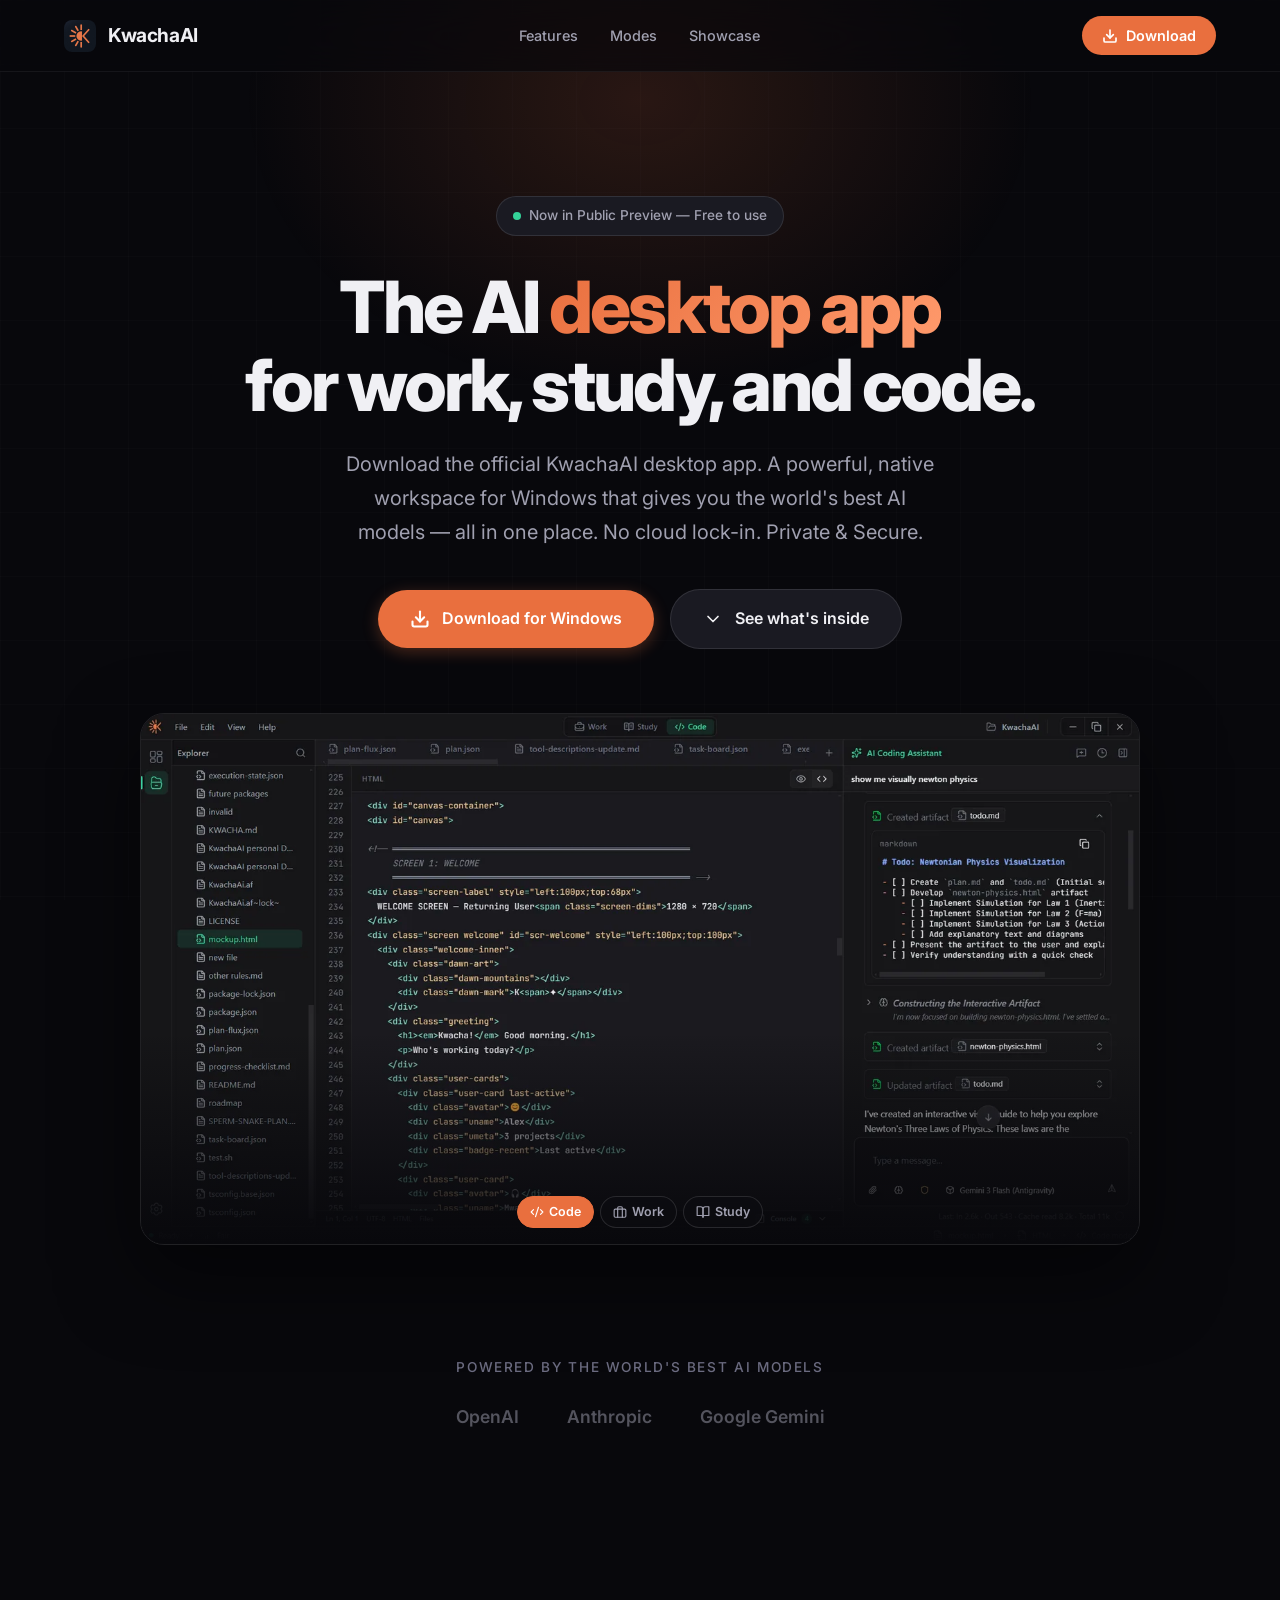
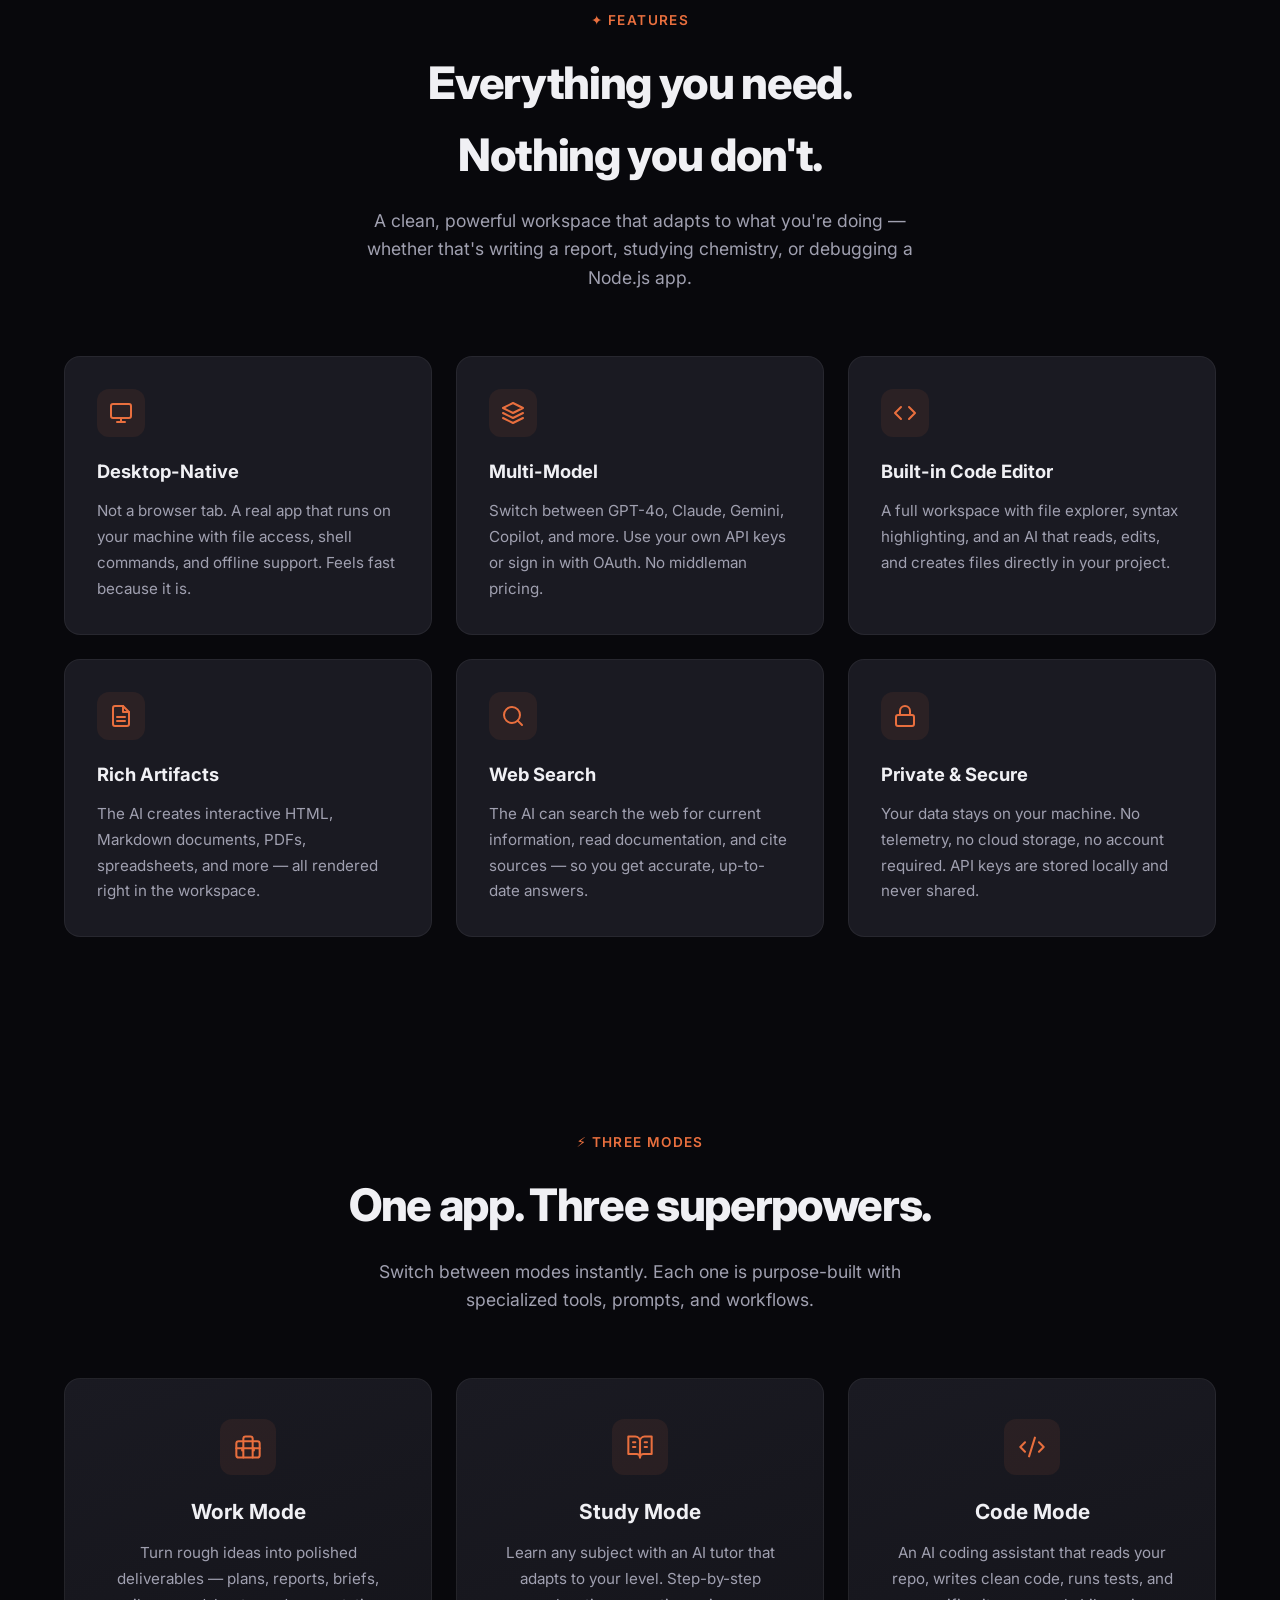
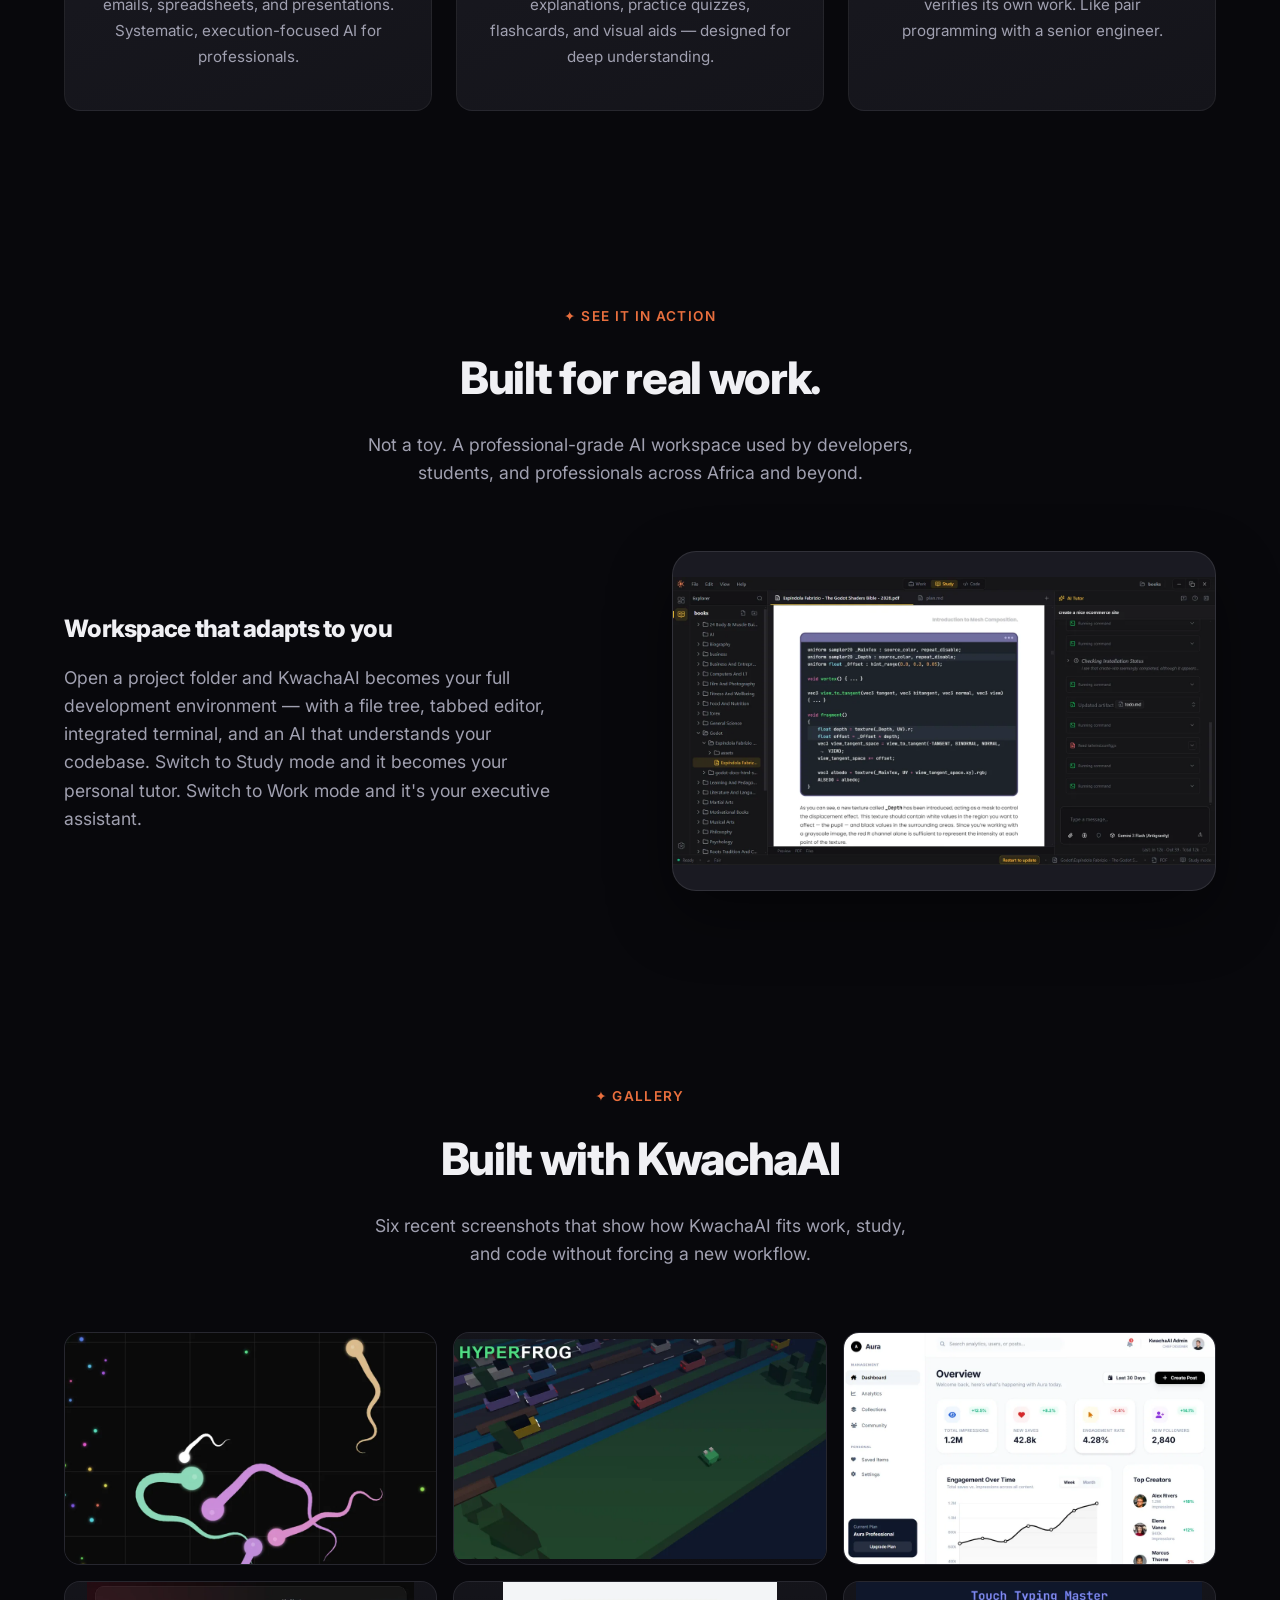
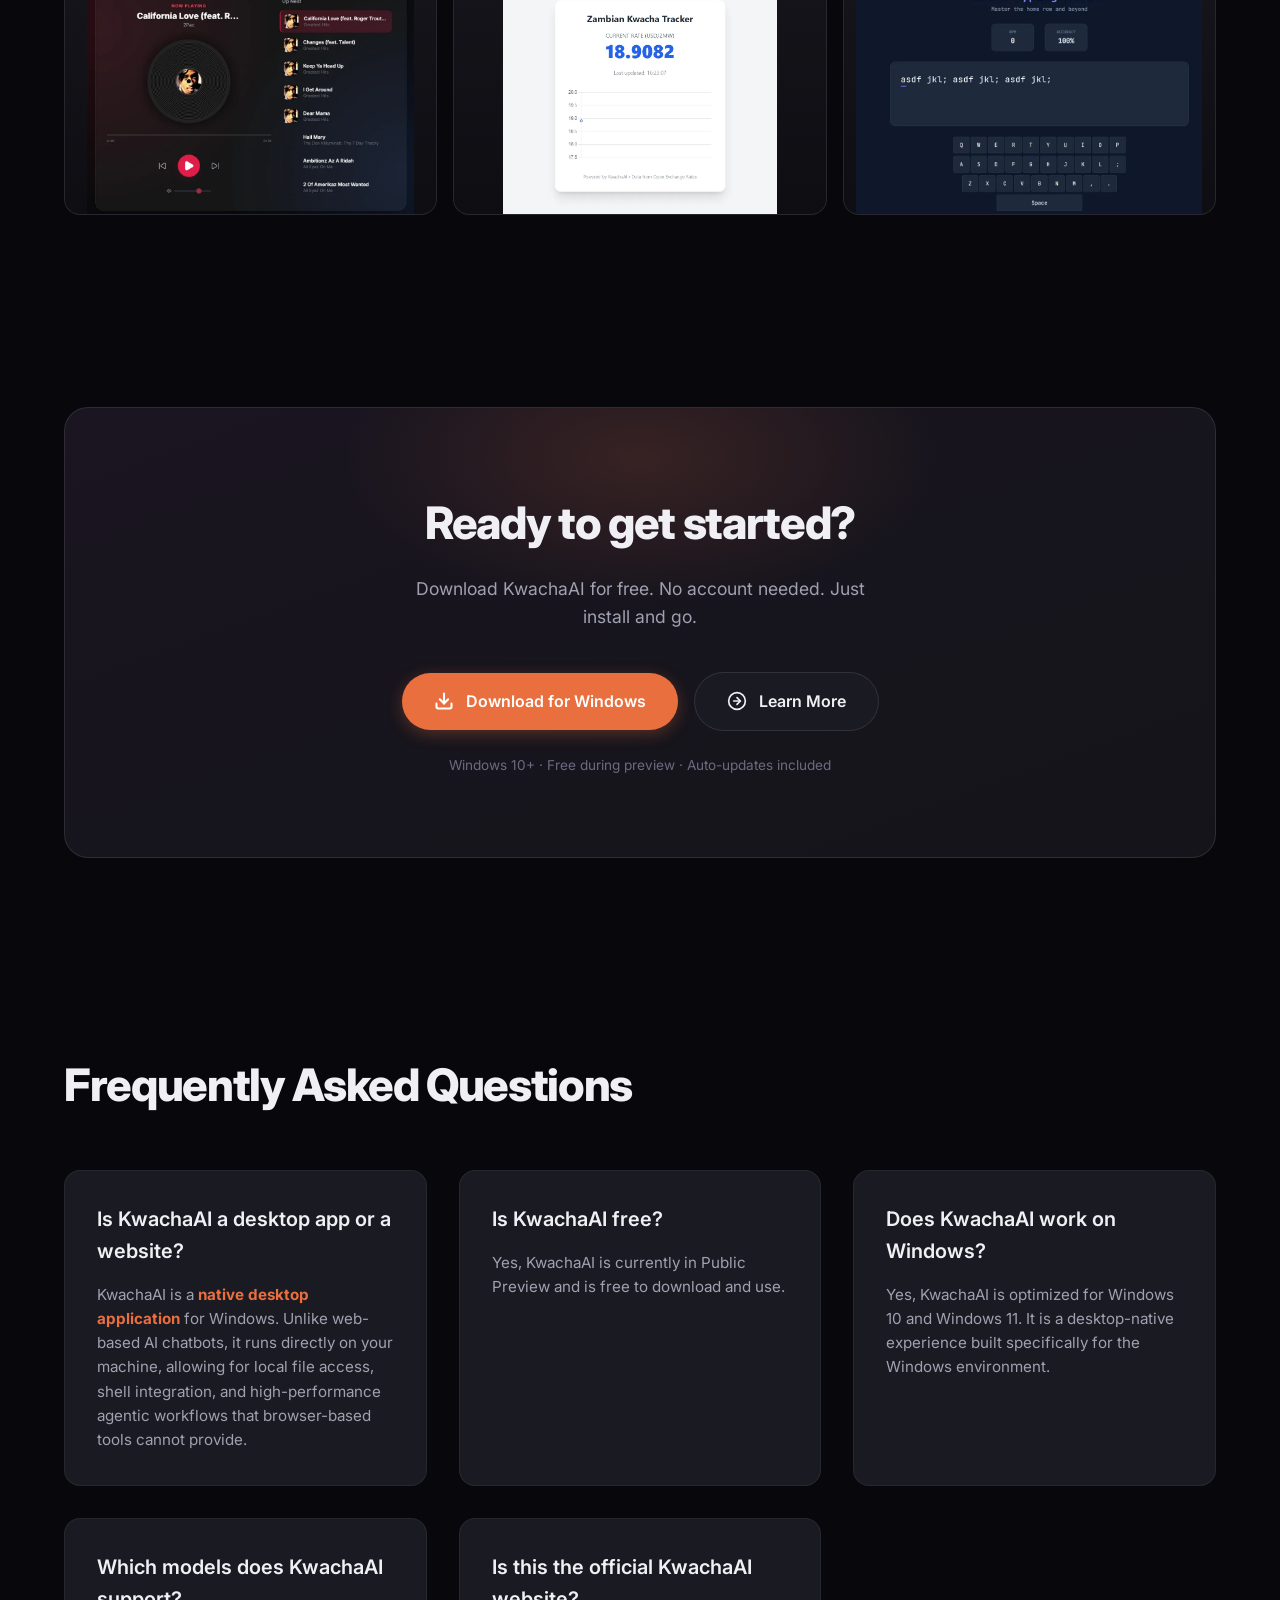
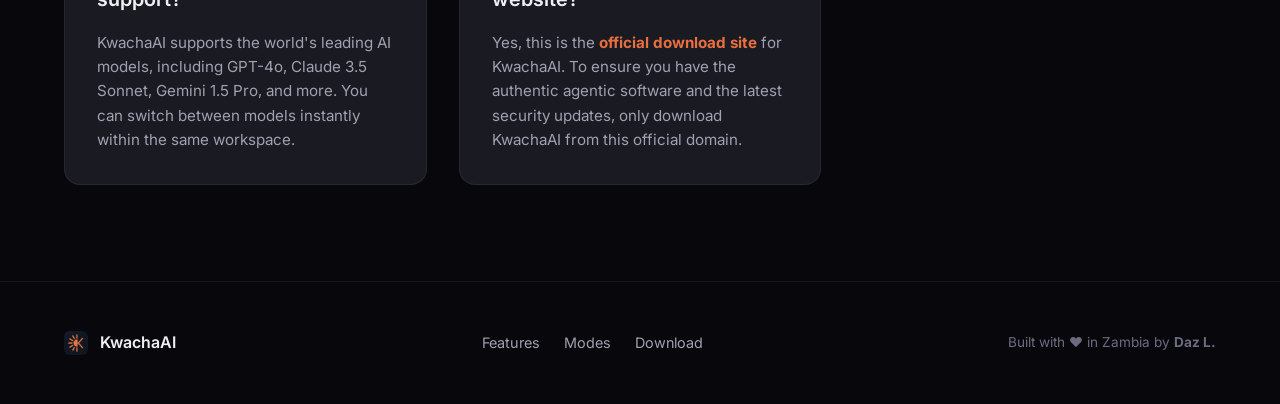
<file: index.html>
<!doctype html>
<html lang="en">

<head>
  <meta charset="utf-8" />
  <meta name="viewport" content="width=device-width, initial-scale=1" />
  <!-- Primary Meta Tags -->
  <title>KwachaAI Official | Free AI Desktop App for Windows</title>
  <meta name="title" content="KwachaAI Official | Free AI Desktop App for Windows" />
  <meta name="description"
    content="Download the official KwachaAI desktop app for Windows. A powerful, native AI workspace for work, study, and code. Multi-model support with local file access. Made in Zambia." />
  <meta name="keywords" content="KwachaAI, Kwacha AI, AI desktop app, free AI workspace, AI coding assistant, AI study tool, AI for work, GPT-4o desktop, Claude desktop, Gemini desktop, AI app Zambia, AI app Africa, code mode AI, multi-model AI, free AI tool Windows" />
  <meta name="author" content="KwachaAI - Original, Made in Zambia" />
  <meta name="robots" content="index, follow" />
  <meta name="theme-color" content="#08080c" />
  <link rel="canonical" href="https://kwachaai.github.io/" />

  <!-- Open Graph / Facebook / LinkedIn -->
  <meta property="og:type" content="website" />
  <meta property="og:url" content="https://kwachaai.github.io/" />
  <meta property="og:site_name" content="KwachaAI" />
  <meta property="og:locale" content="en_US" />
  <meta property="og:title" content="KwachaAI - Your AI Desktop Workspace" />
  <meta property="og:description"
    content="Free AI-powered desktop app for work, study and code. Powered by the world's best AI models. Made in Zambia." />
  <meta property="og:image" content="https://kwachaai.github.io/assets/hero1.png" />
  <meta property="og:image:width" content="1280" />
  <meta property="og:image:height" content="800" />
  <meta property="og:image:alt" content="KwachaAI Code Mode - AI-powered file explorer, editor and terminal on Windows" />

  <!-- Twitter / X Card -->
  <meta name="twitter:card" content="summary_large_image" />
  <meta name="twitter:url" content="https://kwachaai.github.io/" />
  <meta name="twitter:site" content="@kwachaAI_HQ" />
  <meta name="twitter:creator" content="@kwachaAI_HQ" />
  <meta name="twitter:title" content="KwachaAI - The Original Free AI Desktop Workspace" />
  <meta name="twitter:description" content="The original AI-powered desktop app for work, study and code. Use GPT-4o, Claude, Gemini and more. Free. Made in Zambia." />
  <meta name="twitter:image" content="https://kwachaai.github.io/assets/hero1.png" />
  <meta name="twitter:image:alt" content="KwachaAI Code Mode - AI-powered file explorer, editor and terminal on Windows" />

  <!-- Structured Data - SoftwareApplication (JSON-LD) -->
  <script type="application/ld+json">
  {
    "@context": "https://schema.org",
    "@type": "SoftwareApplication",
    "name": "KwachaAI",
    "alternateName": "Kwacha AI",
    "url": "https://kwachaai.github.io/",
    "description": "The official KwachaAI desktop-native AI workspace. Get a unified workspace for work, study, and code powered by GPT-4o, Claude, Gemini and more. No account required. Made in Zambia.",
    "applicationCategory": "ProductivityApplication",
    "applicationSubCategory": "AI Assistant",
    "operatingSystem": "Windows 10, Windows 11",
    "softwareVersion": "Public Preview",
    "image": "https://kwachaai.github.io/assets/hero1.png",
    "downloadUrl": "https://kwachaai.alwaysdata.net/updates/KwachaAI-Setup-latest.exe",
    "featureList": "Multi-model support, Built-in Code Editor, Rich Artifacts, Web Search, Local File Access, Shell Integration",
    "screenshot": [
      "https://kwachaai.github.io/assets/hero1.png",
      "https://kwachaai.github.io/assets/hero2.png",
      "https://kwachaai.github.io/assets/hero3.png"
    ],
    "offers": {
      "@type": "Offer",
      "price": "0",
      "priceCurrency": "USD",
      "availability": "https://schema.org/InStock"
    },
    "author": {
      "@type": "Organization",
      "name": "KwachaAI",
      "url": "https://kwachaai.github.io/",
      "foundingLocation": "Zambia"
    }
  }
  </script>

  <!-- Favicon -->
  <link rel="icon" type="image/x-icon" href="./assets/favicon.ico" />
  <link rel="icon" type="image/png" sizes="256x256" href="./assets/kwacha-icon.png" />

  <link rel="stylesheet" href="./styles.css" />
</head>

<body>

  <!-- Background effects -->
  <div class="bg-grid" aria-hidden="true"></div>
  <div class="bg-glow" aria-hidden="true"></div>

  <!-- ================================================================
     NAVBAR
     ================================================================ -->
  <nav class="navbar" role="navigation" aria-label="Main navigation">
    <div class="container navbar__inner">
      <a href="#" class="navbar__brand" aria-label="KwachaAI home">
        <img src="./assets/kwacha-icon.png" alt="KwachaAI" class="navbar__logo" width="32" height="32" />
        KwachaAI
      </a>

      <ul class="navbar__links" id="nav-links">
        <li><a href="#features" class="navbar__link">Features</a></li>
        <li><a href="#modes" class="navbar__link">Modes</a></li>
        <li><a href="#showcase" class="navbar__link">Showcase</a></li>
      </ul>

      <a href="#download" class="navbar__cta">
        <svg width="16" height="16" viewBox="0 0 24 24" fill="none" stroke="currentColor" stroke-width="2.5"
          stroke-linecap="round" stroke-linejoin="round">
          <path d="M21 15v4a2 2 0 01-2 2H5a2 2 0 01-2-2v-4" />
          <polyline points="7 10 12 15 17 10" />
          <line x1="12" y1="15" x2="12" y2="3" />
        </svg>
        Download
      </a>

      <button class="navbar__mobile-toggle" id="mobile-toggle" aria-label="Toggle menu" aria-expanded="false">
        <svg viewBox="0 0 24 24" fill="none" stroke="currentColor" stroke-width="2" stroke-linecap="round">
          <line x1="3" y1="6" x2="21" y2="6" />
          <line x1="3" y1="12" x2="21" y2="12" />
          <line x1="3" y1="18" x2="21" y2="18" />
        </svg>
      </button>
    </div>
  </nav>

  <!-- ================================================================
     HERO
     ================================================================ -->
  <section class="hero section" id="hero">
    <div class="container">
      <div class="hero__badge reveal">
        <span class="hero__badge-dot"></span>
        Now in Public Preview — Free to use
      </div>

      <h1 class="hero__title reveal">
        The AI <span class="hero__title-accent">desktop app</span><br />
        for work, study, and code.
      </h1>

      <p class="hero__subtitle reveal">
        Download the official KwachaAI desktop app. A powerful, native workspace
        for Windows that gives you the world's best AI models — all in one place.
        No cloud lock-in. Private & Secure.
      </p>

      <div class="hero__actions reveal">
        <a href="https://kwachaai.alwaysdata.net/updates/KwachaAI-Setup-latest.exe" class="btn btn--primary"
          id="hero-download-btn">
          <svg width="20" height="20" viewBox="0 0 24 24" fill="none" stroke="currentColor" stroke-width="2.5"
            stroke-linecap="round" stroke-linejoin="round">
            <path d="M21 15v4a2 2 0 01-2 2H5a2 2 0 01-2-2v-4" />
            <polyline points="7 10 12 15 17 10" />
            <line x1="12" y1="15" x2="12" y2="3" />
          </svg>
          Download for Windows
        </a>
        <a href="#features" class="btn btn--secondary">
          <svg width="20" height="20" viewBox="0 0 24 24" fill="none" stroke="currentColor" stroke-width="2"
            stroke-linecap="round" stroke-linejoin="round">
            <polyline points="6 9 12 15 18 9" />
          </svg>
          See what's inside
        </a>
      </div>

      <div class="hero__screenshot-wrapper reveal">
        <div class="hero__carousel" id="hero-carousel">
          <img src="./assets/hero1.webp" alt="KwachaAI Code Mode showing a file explorer, editor, and AI terminal"
            class="hero__carousel-slide hero__carousel-slide--active" loading="eager" fetchpriority="high"
            decoding="async" />
          <img src="./assets/hero3.webp" alt="KwachaAI Work Mode showing planning, writing, and task management tools"
            class="hero__carousel-slide" loading="eager" decoding="async" />
          <img src="./assets/hero2.webp"
            alt="KwachaAI Study Mode showing lesson notes, explanations, and practice exercises"
            class="hero__carousel-slide" loading="eager" decoding="async" />
        </div>

        <!-- Mode indicator pills -->
        <div class="hero__carousel-indicators" id="hero-indicators">
          <button class="hero__carousel-pill hero__carousel-pill--active" data-index="0" type="button"
            aria-label="Code Mode">
            <svg width="14" height="14" viewBox="0 0 24 24" fill="none" stroke="currentColor" stroke-width="2"
              stroke-linecap="round" stroke-linejoin="round">
              <path d="m18 16 4-4-4-4" />
              <path d="m6 8-4 4 4 4" />
              <path d="m14.5 4-5 16" />
            </svg>
            Code
          </button>
          <button class="hero__carousel-pill" data-index="1" type="button" aria-label="Work Mode">
            <svg width="14" height="14" viewBox="0 0 24 24" fill="none" stroke="currentColor" stroke-width="2"
              stroke-linecap="round" stroke-linejoin="round">
              <rect width="20" height="14" x="2" y="7" rx="2" />
              <path d="M16 21V5a2 2 0 00-2-2h-4a2 2 0 00-2 2v16" />
            </svg>
            Work
          </button>
          <button class="hero__carousel-pill" data-index="2" type="button" aria-label="Study Mode">
            <svg width="14" height="14" viewBox="0 0 24 24" fill="none" stroke="currentColor" stroke-width="2"
              stroke-linecap="round" stroke-linejoin="round">
              <path d="M2 3h6a4 4 0 014 4v14a3 3 0 00-3-3H2z" />
              <path d="M22 3h-6a4 4 0 00-4 4v14a3 3 0 013-3h7z" />
            </svg>
            Study
          </button>
        </div>

        <div class="hero__screenshot-glow" aria-hidden="true"></div>
      </div>
    </div>
  </section>

  <!-- ================================================================
     TRUST BAR
     ================================================================ -->
  <section class="trust reveal" aria-label="Supported AI providers">
    <div class="container">
      <p class="trust__label">Powered by the world's best AI models</p>
      <div class="trust__logos">
        <span class="trust__logo">OpenAI</span>
        <span class="trust__logo">Anthropic</span>
        <span class="trust__logo">Google Gemini</span>
      </div>
    </div>
  </section>

  <!-- ================================================================
     FEATURES
     ================================================================ -->
  <section class="features section" id="features">
    <div class="container">
      <div class="features__header reveal">
        <p class="section__eyebrow">✦ Features</p>
        <h2 class="section__title">Everything you need.<br />Nothing you don't.</h2>
        <p class="section__subtitle">A clean, powerful workspace that adapts to what you're doing — whether that's
          writing a report, studying chemistry, or debugging a Node.js app.</p>
      </div>

      <div class="features__grid">
        <div class="feature-card reveal">
          <div class="feature-card__icon">
            <svg viewBox="0 0 24 24" fill="none" stroke="currentColor" stroke-width="2" stroke-linecap="round"
              stroke-linejoin="round">
              <rect x="2" y="3" width="20" height="14" rx="2" />
              <line x1="8" y1="21" x2="16" y2="21" />
              <line x1="12" y1="17" x2="12" y2="21" />
            </svg>
          </div>
          <h3 class="feature-card__title">Desktop-Native</h3>
          <p class="feature-card__desc">Not a browser tab. A real app that runs on your machine with file access, shell
            commands, and offline support. Feels fast because it is.</p>
        </div>

        <div class="feature-card reveal">
          <div class="feature-card__icon">
            <svg viewBox="0 0 24 24" fill="none" stroke="currentColor" stroke-width="2" stroke-linecap="round"
              stroke-linejoin="round">
              <path d="M12 2L2 7l10 5 10-5-10-5z" />
              <path d="M2 17l10 5 10-5" />
              <path d="M2 12l10 5 10-5" />
            </svg>
          </div>
          <h3 class="feature-card__title">Multi-Model</h3>
          <p class="feature-card__desc">Switch between GPT-4o, Claude, Gemini, Copilot, and more. Use your own API keys
            or sign in with OAuth. No middleman pricing.</p>
        </div>

        <div class="feature-card reveal">
          <div class="feature-card__icon">
            <svg viewBox="0 0 24 24" fill="none" stroke="currentColor" stroke-width="2" stroke-linecap="round"
              stroke-linejoin="round">
              <polyline points="16 18 22 12 16 6" />
              <polyline points="8 6 2 12 8 18" />
            </svg>
          </div>
          <h3 class="feature-card__title">Built-in Code Editor</h3>
          <p class="feature-card__desc">A full workspace with file explorer, syntax highlighting, and an AI that reads,
            edits, and creates files directly in your project.</p>
        </div>

        <div class="feature-card reveal">
          <div class="feature-card__icon">
            <svg viewBox="0 0 24 24" fill="none" stroke="currentColor" stroke-width="2" stroke-linecap="round"
              stroke-linejoin="round">
              <path d="M14 2H6a2 2 0 00-2 2v16a2 2 0 002 2h12a2 2 0 002-2V8z" />
              <polyline points="14 2 14 8 20 8" />
              <line x1="16" y1="13" x2="8" y2="13" />
              <line x1="16" y1="17" x2="8" y2="17" />
            </svg>
          </div>
          <h3 class="feature-card__title">Rich Artifacts</h3>
          <p class="feature-card__desc">The AI creates interactive HTML, Markdown documents, PDFs, spreadsheets, and
            more — all rendered right in the workspace.</p>
        </div>

        <div class="feature-card reveal">
          <div class="feature-card__icon">
            <svg viewBox="0 0 24 24" fill="none" stroke="currentColor" stroke-width="2" stroke-linecap="round"
              stroke-linejoin="round">
              <circle cx="11" cy="11" r="8" />
              <line x1="21" y1="21" x2="16.65" y2="16.65" />
            </svg>
          </div>
          <h3 class="feature-card__title">Web Search</h3>
          <p class="feature-card__desc">The AI can search the web for current information, read documentation, and cite
            sources — so you get accurate, up-to-date answers.</p>
        </div>

        <div class="feature-card reveal">
          <div class="feature-card__icon">
            <svg viewBox="0 0 24 24" fill="none" stroke="currentColor" stroke-width="2" stroke-linecap="round"
              stroke-linejoin="round">
              <rect x="3" y="11" width="18" height="11" rx="2" />
              <path d="M7 11V7a5 5 0 0110 0v4" />
            </svg>
          </div>
          <h3 class="feature-card__title">Private &amp; Secure</h3>
          <p class="feature-card__desc">Your data stays on your machine. No telemetry, no cloud storage, no account
            required. API keys are stored locally and never shared.</p>
        </div>
      </div>
    </div>
  </section>

  <!-- ================================================================
     THREE MODES
     ================================================================ -->
  <section class="modes section" id="modes">
    <div class="container">
      <div class="features__header reveal">
        <p class="section__eyebrow">⚡ Three Modes</p>
        <h2 class="section__title">One app. Three superpowers.</h2>
        <p class="section__subtitle">Switch between modes instantly. Each one is purpose-built with specialized tools,
          prompts, and workflows.</p>
      </div>

      <div class="modes__grid">
        <div class="mode-card reveal">
          <div class="mode-card__icon">
            <!-- BriefcaseBusiness (lucide) -->
            <svg viewBox="0 0 24 24" fill="none" stroke="currentColor" stroke-width="1.75" stroke-linecap="round"
              stroke-linejoin="round">
              <rect width="20" height="14" x="2" y="7" rx="2" />
              <path d="M16 21V5a2 2 0 00-2-2h-4a2 2 0 00-2 2v16" />
              <path d="M2 13h20" />
              <path d="M7 13v2" />
              <path d="M17 13v2" />
            </svg>
          </div>
          <h3 class="mode-card__name">Work Mode</h3>
          <p class="mode-card__desc">Turn rough ideas into polished deliverables — plans, reports, briefs, emails,
            spreadsheets, and presentations. Systematic, execution-focused AI for professionals.</p>
        </div>

        <div class="mode-card reveal">
          <div class="mode-card__icon">
            <!-- BookOpenText (lucide) -->
            <svg viewBox="0 0 24 24" fill="none" stroke="currentColor" stroke-width="1.75" stroke-linecap="round"
              stroke-linejoin="round">
              <path d="M2 3h6a4 4 0 014 4v14a3 3 0 00-3-3H2z" />
              <path d="M22 3h-6a4 4 0 00-4 4v14a3 3 0 013-3h7z" />
              <path d="M6 8h2" />
              <path d="M6 12h2" />
              <path d="M16 8h2" />
              <path d="M16 12h2" />
            </svg>
          </div>
          <h3 class="mode-card__name">Study Mode</h3>
          <p class="mode-card__desc">Learn any subject with an AI tutor that adapts to your level. Step-by-step
            explanations, practice quizzes, flashcards, and visual aids — designed for deep understanding.</p>
        </div>

        <div class="mode-card reveal">
          <div class="mode-card__icon">
            <!-- Code2 (lucide) -->
            <svg viewBox="0 0 24 24" fill="none" stroke="currentColor" stroke-width="1.75" stroke-linecap="round"
              stroke-linejoin="round">
              <path d="m18 16 4-4-4-4" />
              <path d="m6 8-4 4 4 4" />
              <path d="m14.5 4-5 16" />
            </svg>
          </div>
          <h3 class="mode-card__name">Code Mode</h3>
          <p class="mode-card__desc">An AI coding assistant that reads your repo, writes clean code, runs tests, and
            verifies its own work. Like pair programming with a senior engineer.</p>
        </div>
      </div>
    </div>
  </section>

  <!-- ================================================================
     SHOWCASE
     ================================================================ -->
  <section class="showcase section" id="showcase">
    <div class="container">
      <div class="features__header reveal">
        <p class="section__eyebrow">✦ See It In Action</p>
        <h2 class="section__title">Built for real work.</h2>
        <p class="section__subtitle">Not a toy. A professional-grade AI workspace used by developers, students, and
          professionals across Africa and beyond.</p>
      </div>

      <div class="showcase__content reveal">
        <div class="showcase__text">
          <h3 class="section__title" style="font-size: 1.5rem; margin-bottom: 16px;">Workspace that adapts to you</h3>
          <p class="section__subtitle" style="text-align: left; margin-inline: 0;">
            Open a project folder and KwachaAI becomes your full development environment — with a file tree, tabbed
            editor, integrated terminal, and an AI that understands your codebase. Switch to Study mode and it becomes
            your personal tutor. Switch to Work mode and it's your executive assistant.
          </p>
        </div>
        <div class="showcase__visual">
          <img src="./assets/side-image.webp" alt="KwachaAI workspace layout adapting to a project-centered view"
            style="width: 100%; height: 100%; object-fit: contain;" loading="lazy" decoding="async" />
        </div>
      </div>
    </div>
  </section>

  <!-- ================================================================
     GALLERY — Built with KwachaAI
     ================================================================ -->
  <section class="gallery section" id="gallery">
    <div class="container">
      <div class="features__header reveal">
        <p class="section__eyebrow">✦ Gallery</p>
        <h2 class="section__title">Built with KwachaAI</h2>
        <p class="section__subtitle">Six recent screenshots that show how KwachaAI fits work, study, and code without
          forcing a new workflow.</p>
      </div>

      <div class="gallery__grid reveal">
        <div class="gallery__item">
          <img src="./assets/small1.webp" alt="Snake.io-style game built with KwachaAI" loading="lazy"
            decoding="async" />
          <div class="gallery__caption">Snake.io-Style Game</div>
        </div>

        <div class="gallery__item">
          <img src="./assets/small2.webp" alt="3D Frogger game built with KwachaAI" loading="lazy" decoding="async" />
          <div class="gallery__caption">3D Frogger</div>
        </div>

        <div class="gallery__item">
          <img src="./assets/small3.webp" alt="Dashboard built with KwachaAI" loading="lazy" decoding="async" />
          <div class="gallery__caption">Dashboard</div>
        </div>

        <div class="gallery__item">
          <img src="./assets/small4.webp" alt="Music player built with KwachaAI" loading="lazy" decoding="async" />
          <div class="gallery__caption">Music Player</div>
        </div>

        <div class="gallery__item">
          <img src="./assets/small5.webp" alt="Kwacha currency tracker built with KwachaAI" loading="lazy"
            decoding="async" />
          <div class="gallery__caption">Kwacha Currency Tracker</div>
        </div>

        <div class="gallery__item">
          <img src="./assets/small6.webp" alt="Typing tutor built with KwachaAI" loading="lazy" decoding="async" />
          <div class="gallery__caption">Typing Tutor</div>
        </div>
      </div>
    </div>
  </section>

  <!-- ================================================================
     DOWNLOAD CTA
     ================================================================ -->
  <section class="cta section" id="download">
    <div class="container">
      <div class="cta__card reveal">
        <h2 class="cta__title">Ready to get started?</h2>
        <p class="cta__subtitle">Download KwachaAI for free. No account needed. Just install and go.</p>
        <div class="cta__actions">
          <a href="https://kwachaai.alwaysdata.net/updates/KwachaAI-Setup-latest.exe" class="btn btn--primary"
            id="download-btn">
            <svg width="20" height="20" viewBox="0 0 24 24" fill="none" stroke="currentColor" stroke-width="2.5"
              stroke-linecap="round" stroke-linejoin="round">
              <path d="M21 15v4a2 2 0 01-2 2H5a2 2 0 01-2-2v-4" />
              <polyline points="7 10 12 15 17 10" />
              <line x1="12" y1="15" x2="12" y2="3" />
            </svg>
            Download for Windows
          </a>
          <a href="#features" class="btn btn--secondary">
            <svg width="20" height="20" viewBox="0 0 24 24" fill="none" stroke="currentColor" stroke-width="2"
              stroke-linecap="round" stroke-linejoin="round">
              <circle cx="12" cy="12" r="10" />
              <polyline points="12 16 16 12 12 8" />
              <line x1="8" y1="12" x2="16" y2="12" />
            </svg>
            Learn More
          </a>
        </div>
        <p class="cta__note">Windows 10+ · Free during preview · Auto-updates included</p>
      </div>
    </div>
  </section>

  <!-- ================================================================
     FAQ
     ================================================================ -->
  <section class="faq section" id="faq">
    <div class="container">
      <h2 class="section__title">Frequently Asked Questions</h2>
      <div class="faq__grid">
        <div class="faq__item">
          <h3 class="faq__question">Is KwachaAI a desktop app or a website?</h3>
          <p class="faq__answer">
            KwachaAI is a <strong>native desktop application</strong> for Windows. Unlike web-based AI chatbots, it runs directly on your machine, allowing for local file access, shell integration, and high-performance agentic workflows that browser-based tools cannot provide.
          </p>
        </div>
        <div class="faq__item">
          <h3 class="faq__question">Is KwachaAI free?</h3>
          <p class="faq__answer">
            Yes, KwachaAI is currently in Public Preview and is free to download and use.
          </p>
        </div>
        <div class="faq__item">
          <h3 class="faq__question">Does KwachaAI work on Windows?</h3>
          <p class="faq__answer">
            Yes, KwachaAI is optimized for Windows 10 and Windows 11. It is a desktop-native experience built specifically for the Windows environment.
          </p>
        </div>
        <div class="faq__item">
          <h3 class="faq__question">Which models does KwachaAI support?</h3>
          <p class="faq__answer">
            KwachaAI supports the world's leading AI models, including GPT-4o, Claude 3.5 Sonnet, Gemini 1.5 Pro, and more. You can switch between models instantly within the same workspace.
          </p>
        </div>
        <div class="faq__item">
          <h3 class="faq__question">Is this the official KwachaAI website?</h3>
          <p class="faq__answer">
            Yes, this is the <strong>official download site</strong> for KwachaAI. To ensure you have the authentic agentic software and the latest security updates, only download KwachaAI from this official domain.
          </p>
        </div>
      </div>
    </div>
  </section>

  <!-- FAQ Schema (JSON-LD) -->
  <script type="application/ld+json">
  {
    "@context": "https://schema.org",
    "@type": "FAQPage",
    "mainEntity": [
      {
        "@type": "Question",
        "name": "Is KwachaAI a desktop app or a website?",
        "acceptedAnswer": {
          "@type": "Answer",
          "text": "KwachaAI is a native desktop application for Windows. Unlike web-based AI chatbots, it runs directly on your machine, allowing for local file access, shell integration, and high-performance agentic workflows that browser-based tools cannot provide."
        }
      },
      {
        "@type": "Question",
        "name": "Is KwachaAI free?",
        "acceptedAnswer": {
          "@type": "Answer",
          "text": "Yes, KwachaAI is currently in Public Preview and is free to download and use."
        }
      },
      {
        "@type": "Question",
        "name": "Does KwachaAI work on Windows?",
        "acceptedAnswer": {
          "@type": "Answer",
          "text": "Yes, KwachaAI is optimized for Windows 10 and Windows 11. It is a desktop-native experience built specifically for the Windows environment."
        }
      },
      {
        "@type": "Question",
        "name": "Which models does KwachaAI support?",
        "acceptedAnswer": {
          "@type": "Answer",
          "text": "KwachaAI supports the world's leading AI models, including GPT-4o, Claude 3.5 Sonnet, Gemini 1.5 Pro, and more. You can switch between models instantly within the same workspace."
        }
      },
      {
        "@type": "Question",
        "name": "Is this the official KwachaAI website?",
        "acceptedAnswer": {
          "@type": "Answer",
          "text": "Yes, this is the official download site for KwachaAI. To ensure you have the authentic agentic software and the latest security updates, only download KwachaAI from this official domain."
        }
      }
    ]
  }
  </script>

  <!-- ================================================================
     FOOTER
     ================================================================ -->
  <footer class="footer">
    <div class="container footer__inner">
      <div class="footer__brand">
        <img src="./assets/kwacha-icon.png" alt="KwachaAI" width="24" height="24" style="border-radius: 6px;" />
        KwachaAI
      </div>
      <ul class="footer__links">
        <li><a href="#features" class="footer__link">Features</a></li>
        <li><a href="#modes" class="footer__link">Modes</a></li>
        <li><a href="#download" class="footer__link">Download</a></li>
      </ul>
      <p class="footer__copy">Built with ❤️ in Zambia by <strong>Daz L.</strong></p>
    </div>
  </footer>

  <!-- ================================================================
     SCRIPTS
     ================================================================ -->
  <script>
    // Mobile menu toggle
    const toggle = document.getElementById('mobile-toggle');
    const navLinks = document.getElementById('nav-links');
    toggle?.addEventListener('click', () => {
      const open = navLinks.classList.toggle('open');
      toggle.setAttribute('aria-expanded', String(open));
    });

    // Scroll reveal
    const reveals = document.querySelectorAll('.reveal');
    const observer = new IntersectionObserver((entries) => {
      entries.forEach((entry, i) => {
        if (entry.isIntersecting) {
          setTimeout(() => entry.target.classList.add('visible'), i * 80);
          observer.unobserve(entry.target);
        }
      });
    }, { threshold: 0.1, rootMargin: '0px 0px -40px 0px' });
    reveals.forEach(el => observer.observe(el));

    // Smooth scroll for anchor links
    document.querySelectorAll('a[href^="#"]').forEach(link => {
      link.addEventListener('click', (e) => {
        const target = document.querySelector(link.getAttribute('href'));
        if (target) {
          e.preventDefault();
          target.scrollIntoView({ behavior: 'smooth' });
          navLinks?.classList.remove('open');
        }
      });
    });
    // ------ Hero carousel crossfade ------
    (() => {
      const slides = document.querySelectorAll('.hero__carousel-slide');
      const pills = document.querySelectorAll('.hero__carousel-pill');
      if (!slides.length) return;

      let current = 0;
      let timer;
      const INTERVAL = 4000; // 4 seconds

      function goTo(index) {
        slides[current].classList.remove('hero__carousel-slide--active');
        pills[current].classList.remove('hero__carousel-pill--active');
        current = index % slides.length;
        slides[current].classList.add('hero__carousel-slide--active');
        pills[current].classList.add('hero__carousel-pill--active');
      }

      function startAutoplay() {
        clearInterval(timer);
        timer = setInterval(() => goTo(current + 1), INTERVAL);
      }

      pills.forEach((pill) => {
        pill.addEventListener('click', () => {
          goTo(Number(pill.dataset.index));
          startAutoplay();
        });
      });

      startAutoplay();
    })();
  </script>

</body>

</html>
</file>
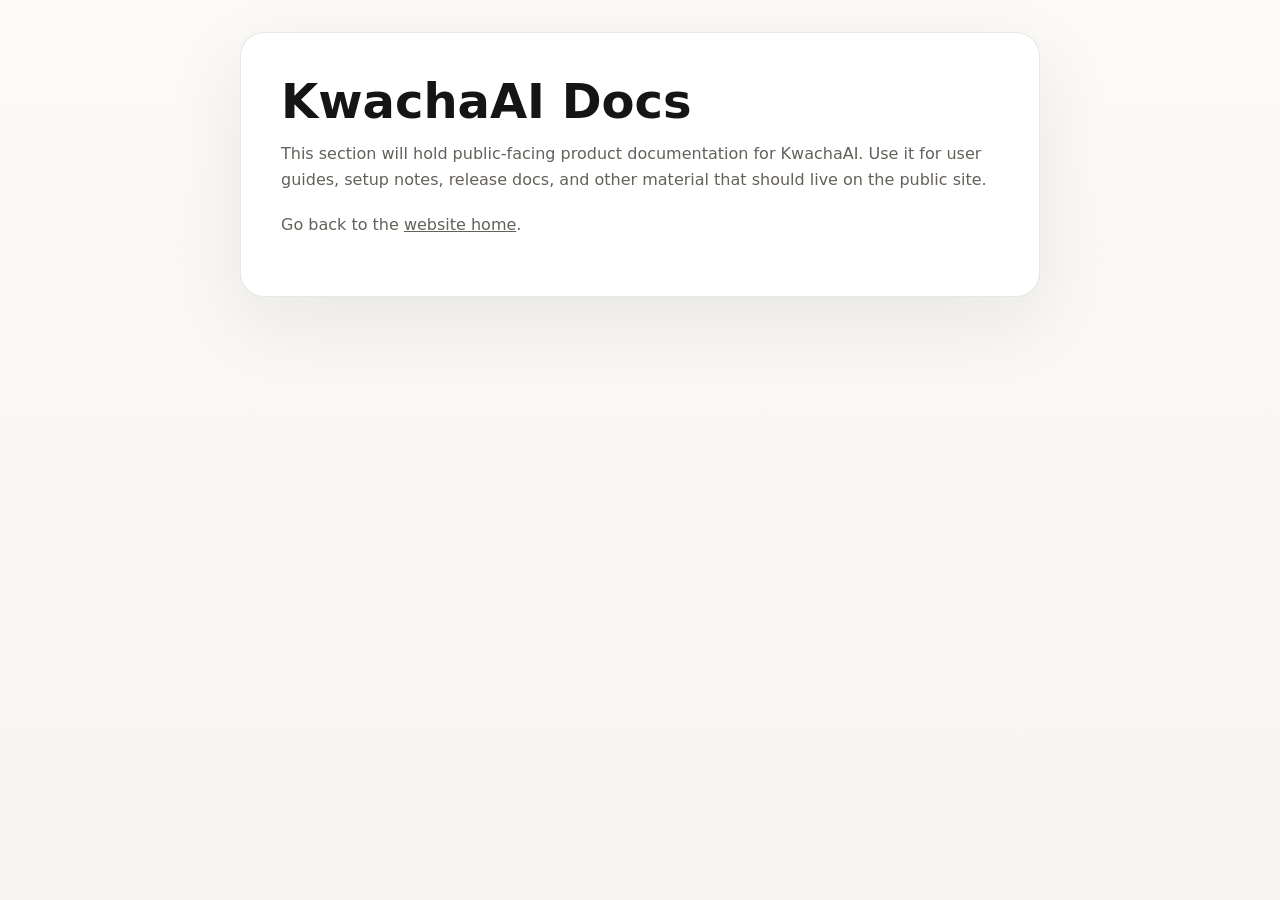
<file: docs/index.html>
<!doctype html>
<html lang="en">
	<head>
		<meta charset="utf-8" />
		<meta name="viewport" content="width=device-width, initial-scale=1" />
		<title>KwachaAI Documentation — User Guides & Help</title>
		<meta name="description" content="Access user guides, setup notes, and release documentation for KwachaAI. Get the most out of your AI Desktop Workspace." />
		<meta name="robots" content="noindex, follow" />

		<!-- Open Graph / Facebook -->
		<meta property="og:type" content="website" />
		<meta property="og:url" content="https://kwachaai.github.io/docs/" />
		<meta property="og:title" content="KwachaAI Documentation — User Guides & Help" />
		<meta property="og:description" content="Access user guides, setup notes, and release documentation for KwachaAI." />
		<meta property="og:image" content="https://kwachaai.github.io/assets/hero3.png" />

		<!-- Twitter -->
		<meta property="twitter:card" content="summary_large_image" />
		<meta property="twitter:url" content="https://kwachaai.github.io/docs/" />
		<meta property="twitter:title" content="KwachaAI Documentation — User Guides & Help" />
		<meta property="twitter:description" content="Access user guides, setup notes, and release documentation for KwachaAI." />
		<meta property="twitter:image" content="https://kwachaai.github.io/assets/hero3.png" />

		<style>
			:root {
				color-scheme: light;
				--bg: #f6f5f1;
				--surface: #ffffff;
				--text: #151515;
				--muted: #64605a;
				--border: rgba(21, 21, 21, 0.1);
			}

			* {
				box-sizing: border-box;
			}

			body {
				margin: 0;
				min-height: 100vh;
				font-family: Inter, system-ui, -apple-system, BlinkMacSystemFont, "Segoe UI", sans-serif;
				background: linear-gradient(180deg, #fbfaf7 0%, var(--bg) 100%);
				color: var(--text);
				padding: 32px;
			}

			main {
				max-width: 800px;
				margin: 0 auto;
				background: var(--surface);
				border: 1px solid var(--border);
				border-radius: 24px;
				padding: 40px;
				box-shadow: 0 24px 80px rgba(21, 21, 21, 0.08);
			}

			h1 {
				margin: 0 0 12px;
				font-size: clamp(2rem, 4vw, 3rem);
			}

			p {
				margin: 0 0 18px;
				line-height: 1.65;
				color: var(--muted);
			}

			a {
				color: inherit;
			}
		</style>
	</head>
	<body>
		<main>
			<h1>KwachaAI Docs</h1>
			<p>
				This section will hold public-facing product documentation for KwachaAI.
				Use it for user guides, setup notes, release docs, and other material that
				should live on the public site.
			</p>
			<p>
				Go back to the <a href="../">website home</a>.
			</p>
		</main>
	</body>
</html>
</file>
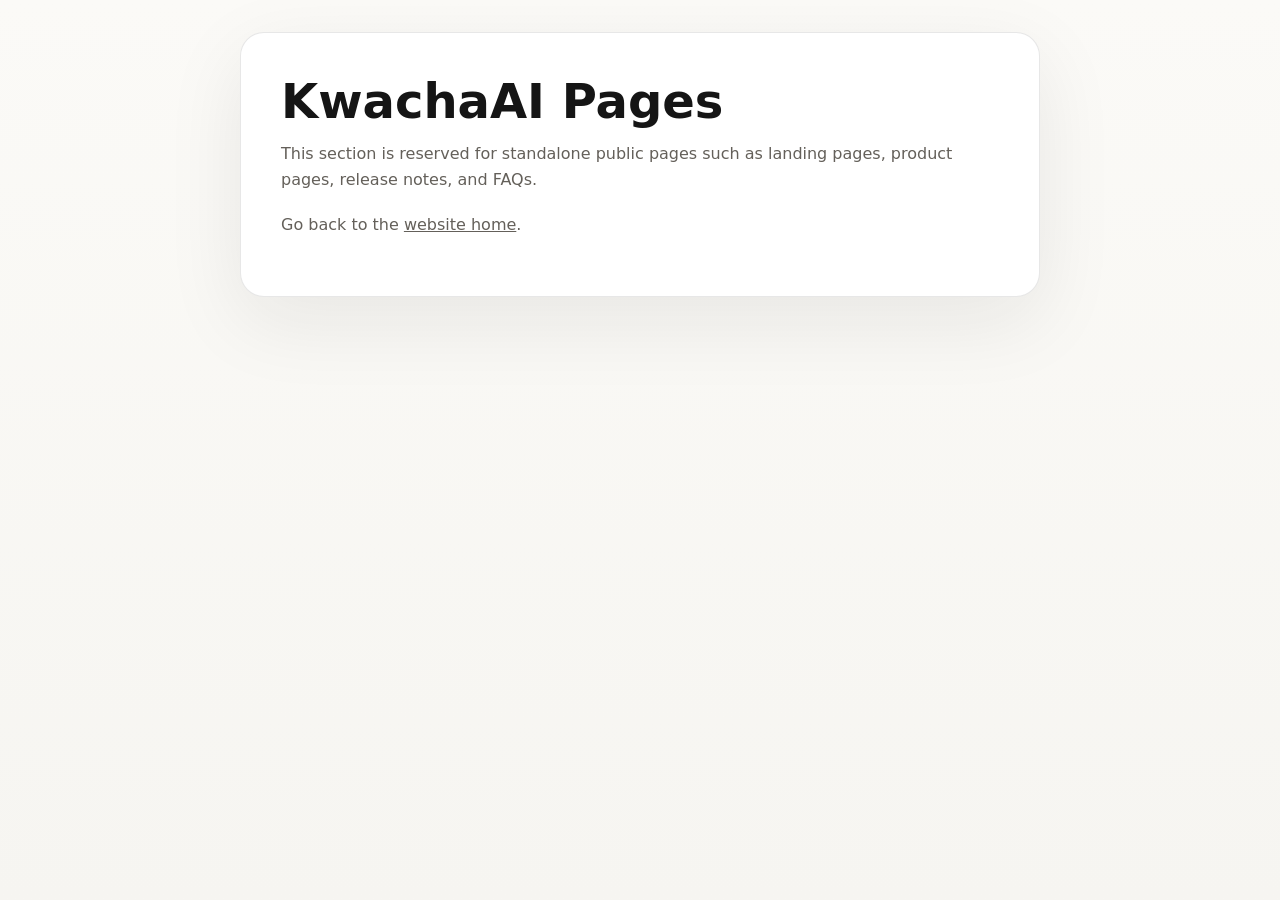
<file: pages/index.html>
<!doctype html>
<html lang="en">
	<head>
		<meta charset="utf-8" />
		<meta name="viewport" content="width=device-width, initial-scale=1" />
		<title>KwachaAI Pages — Landing pages & Product news</title>
		<meta name="description" content="Explore KwachaAI landing pages, product updates, and FAQs. Your AI Desktop Workspace workspace for productivity." />
		<meta name="robots" content="noindex, follow" />

		<!-- Open Graph / Facebook -->
		<meta property="og:type" content="website" />
		<meta property="og:url" content="https://kwachaai.github.io/pages/" />
		<meta property="og:title" content="KwachaAI Pages — News & Updates" />
		<meta property="og:description" content="Explore KwachaAI landing pages, product updates, and FAQs." />
		<meta property="og:image" content="https://kwachaai.github.io/assets/hero3.png" />

		<!-- Twitter -->
		<meta property="twitter:card" content="summary_large_image" />
		<meta property="twitter:url" content="https://kwachaai.github.io/pages/" />
		<meta property="twitter:title" content="KwachaAI Pages — News & Updates" />
		<meta property="twitter:description" content="Explore KwachaAI landing pages, product updates, and FAQs." />
		<meta property="twitter:image" content="https://kwachaai.github.io/assets/hero3.png" />

		<style>
			:root {
				color-scheme: light;
				--bg: #f6f5f1;
				--surface: #ffffff;
				--text: #151515;
				--muted: #64605a;
				--border: rgba(21, 21, 21, 0.1);
			}

			* {
				box-sizing: border-box;
			}

			body {
				margin: 0;
				min-height: 100vh;
				font-family: Inter, system-ui, -apple-system, BlinkMacSystemFont, "Segoe UI", sans-serif;
				background: linear-gradient(180deg, #fbfaf7 0%, var(--bg) 100%);
				color: var(--text);
				padding: 32px;
			}

			main {
				max-width: 800px;
				margin: 0 auto;
				background: var(--surface);
				border: 1px solid var(--border);
				border-radius: 24px;
				padding: 40px;
				box-shadow: 0 24px 80px rgba(21, 21, 21, 0.08);
			}

			h1 {
				margin: 0 0 12px;
				font-size: clamp(2rem, 4vw, 3rem);
			}

			p {
				margin: 0 0 18px;
				line-height: 1.65;
				color: var(--muted);
			}

			a {
				color: inherit;
			}
		</style>
	</head>
	<body>
		<main>
			<h1>KwachaAI Pages</h1>
			<p>
				This section is reserved for standalone public pages such as landing pages,
				product pages, release notes, and FAQs.
			</p>
			<p>
				Go back to the <a href="../">website home</a>.
			</p>
		</main>
	</body>
</html>
</file>
<file: styles.css>
/* ===================================================================
   KwachaAI Landing Page — Design System
   =================================================================== */

/* ---------- Google Fonts ---------- */
@import url('https://fonts.googleapis.com/css2?family=Inter:wght@400;500;600;700;800&family=JetBrains+Mono:wght@400;500&display=swap');

/* ---------- Custom Properties ---------- */
:root {
  --font-sans: 'Inter', system-ui, -apple-system, BlinkMacSystemFont, 'Segoe UI', sans-serif;
  --font-mono: 'JetBrains Mono', 'Fira Code', monospace;

  /* Brand palette */
  --accent: #e96f3e;
  --accent-light: #ff9a6c;
  --accent-glow: rgba(233, 111, 62, 0.25);
  --accent-subtle: rgba(233, 111, 62, 0.08);

  /* Dark theme */
  --bg-deep: #08080c;
  --bg-primary: #0d0d12;
  --bg-surface: #14141a;
  --bg-card: #1a1a22;
  --bg-card-hover: #1f1f28;
  --border-default: rgba(255, 255, 255, 0.06);
  --border-strong: rgba(255, 255, 255, 0.1);
  --text-primary: #f0f0f4;
  --text-secondary: #a0a0b0;
  --text-tertiary: #6b6b80;

  /* Spacing */
  --space-1: 4px;
  --space-2: 8px;
  --space-3: 12px;
  --space-4: 16px;
  --space-5: 20px;
  --space-6: 24px;
  --space-8: 32px;
  --space-10: 40px;
  --space-12: 48px;
  --space-16: 64px;
  --space-20: 80px;
  --space-24: 96px;

  /* Layout */
  --max-width: 1200px;
  --section-padding: var(--space-24) var(--space-6);

  /* Radius */
  --radius-sm: 8px;
  --radius-md: 12px;
  --radius-lg: 16px;
  --radius-xl: 24px;
  --radius-pill: 999px;

  /* Motion */
  --ease: cubic-bezier(0.4, 0, 0.2, 1);
  --duration: 0.3s;
}

/* ---------- Reset ---------- */
*, *::before, *::after {
  box-sizing: border-box;
  margin: 0;
  padding: 0;
}

html {
  scroll-behavior: smooth;
  -webkit-text-size-adjust: 100%;
}

body {
  font-family: var(--font-sans);
  background: var(--bg-deep);
  color: var(--text-primary);
  line-height: 1.6;
  overflow-x: hidden;
  -webkit-font-smoothing: antialiased;
  -moz-osx-font-smoothing: grayscale;
}

img, video {
  max-width: 100%;
  display: block;
}

a {
  color: inherit;
  text-decoration: none;
}

button {
  font: inherit;
  cursor: pointer;
  border: none;
  background: none;
}

/* ---------- Utility ---------- */
.container {
  width: min(var(--max-width), 100%);
  margin-inline: auto;
  padding-inline: var(--space-6);
}

.section {
  padding: var(--section-padding);
}

.visually-hidden {
  position: absolute;
  width: 1px;
  height: 1px;
  overflow: hidden;
  clip: rect(0, 0, 0, 0);
  white-space: nowrap;
}

/* ---------- Background effects ---------- */
.bg-grid {
  position: fixed;
  inset: 0;
  background-image:
    linear-gradient(rgba(255, 255, 255, 0.015) 1px, transparent 1px),
    linear-gradient(90deg, rgba(255, 255, 255, 0.015) 1px, transparent 1px);
  background-size: 64px 64px;
  pointer-events: none;
  z-index: 0;
}

.bg-glow {
  position: fixed;
  top: -200px;
  left: 50%;
  transform: translateX(-50%);
  width: 800px;
  height: 600px;
  background: radial-gradient(ellipse, var(--accent-glow), transparent 70%);
  pointer-events: none;
  z-index: 0;
  opacity: 0.6;
}

/* ===================================================================
   NAVBAR
   =================================================================== */
.navbar {
  position: fixed;
  top: 0;
  left: 0;
  right: 0;
  z-index: 100;
  padding: var(--space-4) 0;
  background: rgba(8, 8, 12, 0.7);
  backdrop-filter: blur(20px) saturate(1.3);
  -webkit-backdrop-filter: blur(20px) saturate(1.3);
  border-bottom: 1px solid var(--border-default);
  transition: background var(--duration) var(--ease);
}

.navbar__inner {
  display: flex;
  align-items: center;
  justify-content: space-between;
  gap: var(--space-4);
}

.navbar__brand {
  display: flex;
  align-items: center;
  gap: var(--space-3);
  font-weight: 700;
  font-size: 1.2rem;
  letter-spacing: -0.02em;
}

.navbar__logo {
  width: 32px;
  height: 32px;
  border-radius: 8px;
}

.navbar__links {
  display: flex;
  align-items: center;
  gap: var(--space-8);
  list-style: none;
}

.navbar__link {
  font-size: 0.9rem;
  font-weight: 500;
  color: var(--text-secondary);
  transition: color var(--duration) var(--ease);
}

.navbar__link:hover {
  color: var(--text-primary);
}

.navbar__cta {
  display: inline-flex;
  align-items: center;
  gap: var(--space-2);
  padding: var(--space-2) var(--space-5);
  border-radius: var(--radius-pill);
  background: var(--accent);
  color: #fff;
  font-size: 0.9rem;
  font-weight: 600;
  transition: all var(--duration) var(--ease);
}

.navbar__cta:hover {
  background: var(--accent-light);
  box-shadow: 0 0 24px var(--accent-glow);
  transform: translateY(-1px);
}

.navbar__mobile-toggle {
  display: none;
  width: 40px;
  height: 40px;
  align-items: center;
  justify-content: center;
  border-radius: var(--radius-sm);
  color: var(--text-secondary);
}

.navbar__mobile-toggle svg {
  width: 24px;
  height: 24px;
}

/* ===================================================================
   HERO
   =================================================================== */
.hero {
  position: relative;
  padding: calc(100px + var(--space-24)) 0 var(--space-16);
  text-align: center;
  z-index: 1;
}

.hero__badge {
  display: inline-flex;
  align-items: center;
  gap: var(--space-2);
  padding: var(--space-2) var(--space-4);
  border-radius: var(--radius-pill);
  border: 1px solid var(--border-strong);
  background: var(--bg-card);
  font-size: 0.85rem;
  font-weight: 500;
  color: var(--text-secondary);
  margin-bottom: var(--space-8);
}

.hero__badge-dot {
  width: 8px;
  height: 8px;
  border-radius: 50%;
  background: #34d399;
  animation: pulse 2s ease-in-out infinite;
}

@keyframes pulse {
  0%, 100% { opacity: 0.6; transform: scale(1); }
  50% { opacity: 1; transform: scale(1.2); }
}

.hero__title {
  font-size: clamp(2.5rem, 7vw, 4.5rem);
  font-weight: 800;
  letter-spacing: -0.04em;
  line-height: 1.08;
  margin-bottom: var(--space-6);
  max-width: 800px;
  margin-inline: auto;
}

.hero__title-accent {
  background: linear-gradient(135deg, var(--accent), var(--accent-light));
  -webkit-background-clip: text;
  background-clip: text;
  -webkit-text-fill-color: transparent;
}

.hero__subtitle {
  font-size: clamp(1.05rem, 2vw, 1.25rem);
  color: var(--text-secondary);
  max-width: 600px;
  margin: 0 auto var(--space-10);
  line-height: 1.7;
}

.hero__actions {
  display: flex;
  align-items: center;
  justify-content: center;
  gap: var(--space-4);
  flex-wrap: wrap;
  margin-bottom: var(--space-16);
}

.btn {
  display: inline-flex;
  align-items: center;
  gap: var(--space-3);
  padding: var(--space-4) var(--space-8);
  border-radius: var(--radius-pill);
  font-size: 1rem;
  font-weight: 600;
  transition: all var(--duration) var(--ease);
}

.btn--primary {
  background: var(--accent);
  color: #fff;
  box-shadow: 0 4px 16px rgba(233, 111, 62, 0.3);
}

.btn--primary:hover {
  background: var(--accent-light);
  box-shadow: 0 8px 32px rgba(233, 111, 62, 0.4);
  transform: translateY(-2px);
}

.btn--secondary {
  background: var(--bg-card);
  color: var(--text-primary);
  border: 1px solid var(--border-strong);
}

.btn--secondary:hover {
  background: var(--bg-card-hover);
  border-color: rgba(255, 255, 255, 0.15);
  transform: translateY(-2px);
}

.btn svg {
  width: 20px;
  height: 20px;
}

.hero__screenshot-wrapper {
  position: relative;
  max-width: 1000px;
  margin: 0 auto;
  border-radius: var(--radius-xl);
  overflow: hidden;
  border: 1px solid var(--border-strong);
  box-shadow:
    0 32px 80px rgba(0, 0, 0, 0.5),
    0 0 0 1px rgba(255, 255, 255, 0.04) inset;
}

/* ---- Carousel ---- */
.hero__carousel {
  position: relative;
  width: 100%;
  aspect-ratio: 1919 / 1020;
  background: linear-gradient(180deg, rgba(20, 20, 26, 0.96), rgba(13, 13, 18, 0.98));
}

.hero__carousel-slide {
  position: absolute;
  inset: 0;
  width: 100%;
  height: 100%;
  object-fit: contain;
  background: linear-gradient(180deg, rgba(20, 20, 26, 0.95), rgba(13, 13, 18, 0.98));
  opacity: 0;
  transition: opacity 0.9s ease;
  pointer-events: none;
}

.hero__carousel-slide--active {
  opacity: 1;
  pointer-events: auto;
}

/* ---- Indicator pills ---- */
.hero__carousel-indicators {
  position: absolute;
  bottom: 16px;
  left: 50%;
  transform: translateX(-50%);
  display: flex;
  gap: 6px;
  z-index: 3;
}

.hero__carousel-pill {
  display: inline-flex;
  align-items: center;
  gap: 5px;
  padding: 5px 12px;
  border: 1px solid rgba(255, 255, 255, 0.12);
  border-radius: var(--radius-pill);
  background: rgba(13, 13, 18, 0.65);
  backdrop-filter: blur(8px);
  -webkit-backdrop-filter: blur(8px);
  color: var(--text-secondary);
  font-size: 0.78rem;
  font-weight: 600;
  cursor: pointer;
  transition: all 0.25s ease;
}

.hero__carousel-pill:hover {
  background: rgba(13, 13, 18, 0.85);
  color: var(--text-primary);
}

.hero__carousel-pill--active {
  background: var(--accent);
  border-color: var(--accent);
  color: #fff;
}

.hero__carousel-pill--active:hover {
  background: var(--accent-light);
  border-color: var(--accent-light);
  color: #fff;
}

.hero__carousel-pill svg {
  width: 14px;
  height: 14px;
}

.hero__screenshot-glow {
  position: absolute;
  inset: 0;
  background: linear-gradient(180deg, transparent 60%, var(--bg-deep) 100%);
  pointer-events: none;
}

/* ===================================================================
   TRUST BAR
   =================================================================== */
.trust {
  text-align: center;
  padding: var(--space-12) 0 var(--space-20);
  z-index: 1;
  position: relative;
}

.trust__label {
  font-size: 0.85rem;
  font-weight: 500;
  color: var(--text-tertiary);
  text-transform: uppercase;
  letter-spacing: 0.12em;
  margin-bottom: var(--space-6);
}

.trust__logos {
  display: flex;
  align-items: center;
  justify-content: center;
  gap: var(--space-12);
  flex-wrap: wrap;
  opacity: 0.5;
}

.trust__logo {
  font-size: 1.1rem;
  font-weight: 600;
  color: var(--text-secondary);
  display: flex;
  align-items: center;
  gap: var(--space-2);
}

.trust__logo svg {
  width: 24px;
  height: 24px;
}

/* ===================================================================
   FEATURES SECTION
   =================================================================== */
.features {
  position: relative;
  z-index: 1;
}

.features__header {
  text-align: center;
  margin-bottom: var(--space-16);
}

.section__eyebrow {
  display: inline-flex;
  align-items: center;
  gap: var(--space-2);
  font-size: 0.85rem;
  font-weight: 600;
  color: var(--accent);
  text-transform: uppercase;
  letter-spacing: 0.1em;
  margin-bottom: var(--space-4);
}

.section__title {
  font-size: clamp(1.8rem, 4vw, 2.8rem);
  font-weight: 800;
  letter-spacing: -0.03em;
  margin-bottom: var(--space-4);
}

.section__subtitle {
  font-size: 1.1rem;
  color: var(--text-secondary);
  max-width: 560px;
  margin-inline: auto;
}

.features__grid {
  display: grid;
  grid-template-columns: repeat(3, 1fr);
  gap: var(--space-6);
}

.feature-card {
  position: relative;
  padding: var(--space-8);
  border-radius: var(--radius-lg);
  background: var(--bg-card);
  border: 1px solid var(--border-default);
  transition: all var(--duration) var(--ease);
  overflow: hidden;
}

.feature-card::before {
  content: '';
  position: absolute;
  top: 0;
  left: 0;
  right: 0;
  height: 2px;
  background: linear-gradient(90deg, transparent, var(--accent), transparent);
  opacity: 0;
  transition: opacity var(--duration) var(--ease);
}

.feature-card:hover {
  border-color: var(--border-strong);
  background: var(--bg-card-hover);
  transform: translateY(-4px);
  box-shadow: 0 16px 48px rgba(0, 0, 0, 0.3);
}

.feature-card:hover::before {
  opacity: 1;
}

.feature-card__icon {
  display: flex;
  align-items: center;
  justify-content: center;
  width: 48px;
  height: 48px;
  border-radius: var(--radius-md);
  background: var(--accent-subtle);
  color: var(--accent);
  margin-bottom: var(--space-5);
}

.feature-card__icon svg {
  width: 24px;
  height: 24px;
}

.feature-card__title {
  font-size: 1.15rem;
  font-weight: 700;
  margin-bottom: var(--space-3);
}

.feature-card__desc {
  font-size: 0.95rem;
  color: var(--text-secondary);
  line-height: 1.7;
}

/* ===================================================================
   MODES SECTION
   =================================================================== */
.modes {
  position: relative;
  z-index: 1;
}

.modes__grid {
  display: grid;
  grid-template-columns: repeat(3, 1fr);
  gap: var(--space-6);
}

.mode-card {
  padding: var(--space-10) var(--space-8);
  border-radius: var(--radius-lg);
  border: 1px solid var(--border-default);
  background: linear-gradient(160deg, var(--bg-card), var(--bg-surface));
  text-align: center;
  transition: all var(--duration) var(--ease);
}

.mode-card:hover {
  border-color: var(--border-strong);
  transform: translateY(-4px);
  box-shadow: 0 16px 48px rgba(0, 0, 0, 0.3);
}

.mode-card__icon {
  display: flex;
  align-items: center;
  justify-content: center;
  width: 56px;
  height: 56px;
  border-radius: var(--radius-md);
  background: var(--accent-subtle);
  color: var(--accent);
  margin: 0 auto var(--space-5);
}

.mode-card__icon svg {
  width: 28px;
  height: 28px;
}

.mode-card__name {
  font-size: 1.3rem;
  font-weight: 700;
  margin-bottom: var(--space-3);
}

.mode-card__desc {
  font-size: 0.95rem;
  color: var(--text-secondary);
  line-height: 1.7;
}

/* ===================================================================
   SHOWCASE SECTION
   =================================================================== */
.showcase {
  position: relative;
  z-index: 1;
}

.showcase__content {
  display: grid;
  grid-template-columns: 1fr 1fr;
  gap: var(--space-16);
  align-items: center;
}

.showcase__text {
  max-width: 500px;
}

.showcase__visual {
  position: relative;
  border-radius: var(--radius-xl);
  overflow: hidden;
  border: 1px solid var(--border-strong);
  box-shadow: 0 24px 64px rgba(0, 0, 0, 0.4);
  aspect-ratio: 16/10;
  background: var(--bg-card);
  display: flex;
  align-items: center;
  justify-content: center;
}

.showcase__placeholder {
  text-align: center;
  color: var(--text-tertiary);
  padding: var(--space-8);
}

.showcase__placeholder-icon {
  font-size: 3rem;
  margin-bottom: var(--space-4);
}

.showcase__placeholder-text {
  font-size: 0.9rem;
}

/* ===================================================================
   GALLERY SECTION
   =================================================================== */
.gallery {
  position: relative;
  z-index: 1;
}

.gallery__grid {
  display: grid;
  grid-template-columns: repeat(3, 1fr);
  gap: var(--space-4);
}

.gallery__item {
  position: relative;
  border-radius: var(--radius-lg);
  overflow: hidden;
  border: 1px solid var(--border-default);
  background: var(--bg-card);
  aspect-ratio: 16 / 10;
  cursor: default;
  transition: all var(--duration) var(--ease);
}

.gallery__item:hover {
  border-color: var(--border-strong);
  box-shadow: 0 12px 40px rgba(0, 0, 0, 0.35);
  transform: translateY(-3px);
}

.gallery__item img {
  width: 100%;
  height: 100%;
  object-fit: contain;
  background: linear-gradient(180deg, rgba(20, 20, 26, 0.95), rgba(13, 13, 18, 0.98));
  transition: transform 0.4s var(--ease);
}

.gallery__item:hover img {
  transform: scale(1.04);
}

.gallery__placeholder {
  width: 100%;
  height: 100%;
  display: flex;
  align-items: center;
  justify-content: center;
  color: var(--text-tertiary);
  font-size: 0.9rem;
}

.gallery__caption {
  position: absolute;
  bottom: 0;
  left: 0;
  right: 0;
  padding: var(--space-3) var(--space-4);
  background: linear-gradient(transparent, rgba(0, 0, 0, 0.7));
  font-size: 0.85rem;
  font-weight: 500;
  color: var(--text-primary);
  opacity: 0;
  transform: translateY(4px);
  transition: all var(--duration) var(--ease);
}

.gallery__item:hover .gallery__caption {
  opacity: 1;
  transform: translateY(0);
}

/* ===================================================================
   DOWNLOAD / CTA SECTION
   =================================================================== */
.cta {
  position: relative;
  z-index: 1;
}

.cta__card {
  position: relative;
  padding: var(--space-20) var(--space-12);
  border-radius: var(--radius-xl);
  background: linear-gradient(160deg, #1a1520, #14141a);
  border: 1px solid var(--border-strong);
  text-align: center;
  overflow: hidden;
}

.cta__card::before {
  content: '';
  position: absolute;
  top: -100px;
  left: 50%;
  transform: translateX(-50%);
  width: 600px;
  height: 300px;
  background: radial-gradient(ellipse, rgba(233, 111, 62, 0.15), transparent 70%);
  pointer-events: none;
}

.cta__title {
  font-size: clamp(1.8rem, 4vw, 2.8rem);
  font-weight: 800;
  letter-spacing: -0.03em;
  margin-bottom: var(--space-4);
  position: relative;
}

.cta__subtitle {
  font-size: 1.1rem;
  color: var(--text-secondary);
  max-width: 500px;
  margin: 0 auto var(--space-10);
  position: relative;
}

.cta__actions {
  display: flex;
  align-items: center;
  justify-content: center;
  gap: var(--space-4);
  flex-wrap: wrap;
  position: relative;
}

.cta__note {
  margin-top: var(--space-6);
  font-size: 0.85rem;
  color: var(--text-tertiary);
  position: relative;
}

/* ===================================================================
   FAQ
   =================================================================== */
.faq__grid {
  display: grid;
  grid-template-columns: repeat(auto-fit, minmax(300px, 1fr));
  gap: var(--space-8);
  margin-top: var(--space-12);
}

.faq__item {
  background: var(--bg-card);
  padding: var(--space-8);
  border-radius: var(--radius-lg);
  border: 1px solid var(--border-default);
}

.faq__question {
  font-size: var(--space-5);
  font-weight: 600;
  margin-bottom: var(--space-4);
  color: var(--text-primary);
}

.faq__answer {
  color: var(--text-secondary);
  font-size: 0.95rem;
  line-height: 1.6;
}

.faq__answer strong {
  color: var(--accent);
}

/* ===================================================================
   FOOTER
   =================================================================== */
.footer {
  position: relative;
  z-index: 1;
  padding: var(--space-12) 0;
  border-top: 1px solid var(--border-default);
}

.footer__inner {
  display: flex;
  align-items: center;
  justify-content: space-between;
  gap: var(--space-4);
  flex-wrap: wrap;
}

.footer__brand {
  display: flex;
  align-items: center;
  gap: var(--space-3);
  font-weight: 600;
}

.footer__links {
  display: flex;
  gap: var(--space-6);
  list-style: none;
}

.footer__link {
  font-size: 0.9rem;
  color: var(--text-secondary);
  transition: color var(--duration) var(--ease);
}

.footer__link:hover {
  color: var(--text-primary);
}

.footer__copy {
  font-size: 0.85rem;
  color: var(--text-tertiary);
}

/* ===================================================================
   ANIMATIONS (scroll reveal)
   =================================================================== */
.reveal {
  opacity: 0;
  transform: translateY(32px);
  transition: opacity 0.7s var(--ease), transform 0.7s var(--ease);
}

.reveal.visible {
  opacity: 1;
  transform: translateY(0);
}

/* ===================================================================
   RESPONSIVE
   =================================================================== */
@media (max-width: 900px) {
  :root {
    --section-padding: var(--space-16) var(--space-5);
  }

  .features__grid,
  .modes__grid {
    grid-template-columns: 1fr;
    gap: var(--space-4);
  }

  .gallery__grid {
    grid-template-columns: repeat(2, 1fr);
  }

  .showcase__content {
    grid-template-columns: 1fr;
    gap: var(--space-8);
  }

  .navbar__links {
    display: none;
  }

  .navbar__cta {
    display: none;
  }

  .navbar__mobile-toggle {
    display: flex;
  }

  .navbar__links.open {
    display: flex;
    flex-direction: column;
    position: absolute;
    top: 100%;
    left: 0;
    right: 0;
    background: rgba(8, 8, 12, 0.95);
    backdrop-filter: blur(20px);
    -webkit-backdrop-filter: blur(20px);
    padding: var(--space-6);
    border-bottom: 1px solid var(--border-default);
    gap: var(--space-4);
  }

  .hero__actions {
    flex-direction: column;
  }

  .btn {
    width: 100%;
    justify-content: center;
  }

  .cta__card {
    padding: var(--space-12) var(--space-6);
  }

  .footer__inner {
    flex-direction: column;
    text-align: center;
    gap: var(--space-6);
  }
}

@media (max-width: 600px) {
  .hero {
    padding: calc(80px + var(--space-16)) 0 var(--space-12);
  }

  .trust__logos {
    gap: var(--space-6);
  }

  .gallery__grid {
    grid-template-columns: 1fr;
  }
}
</file>
